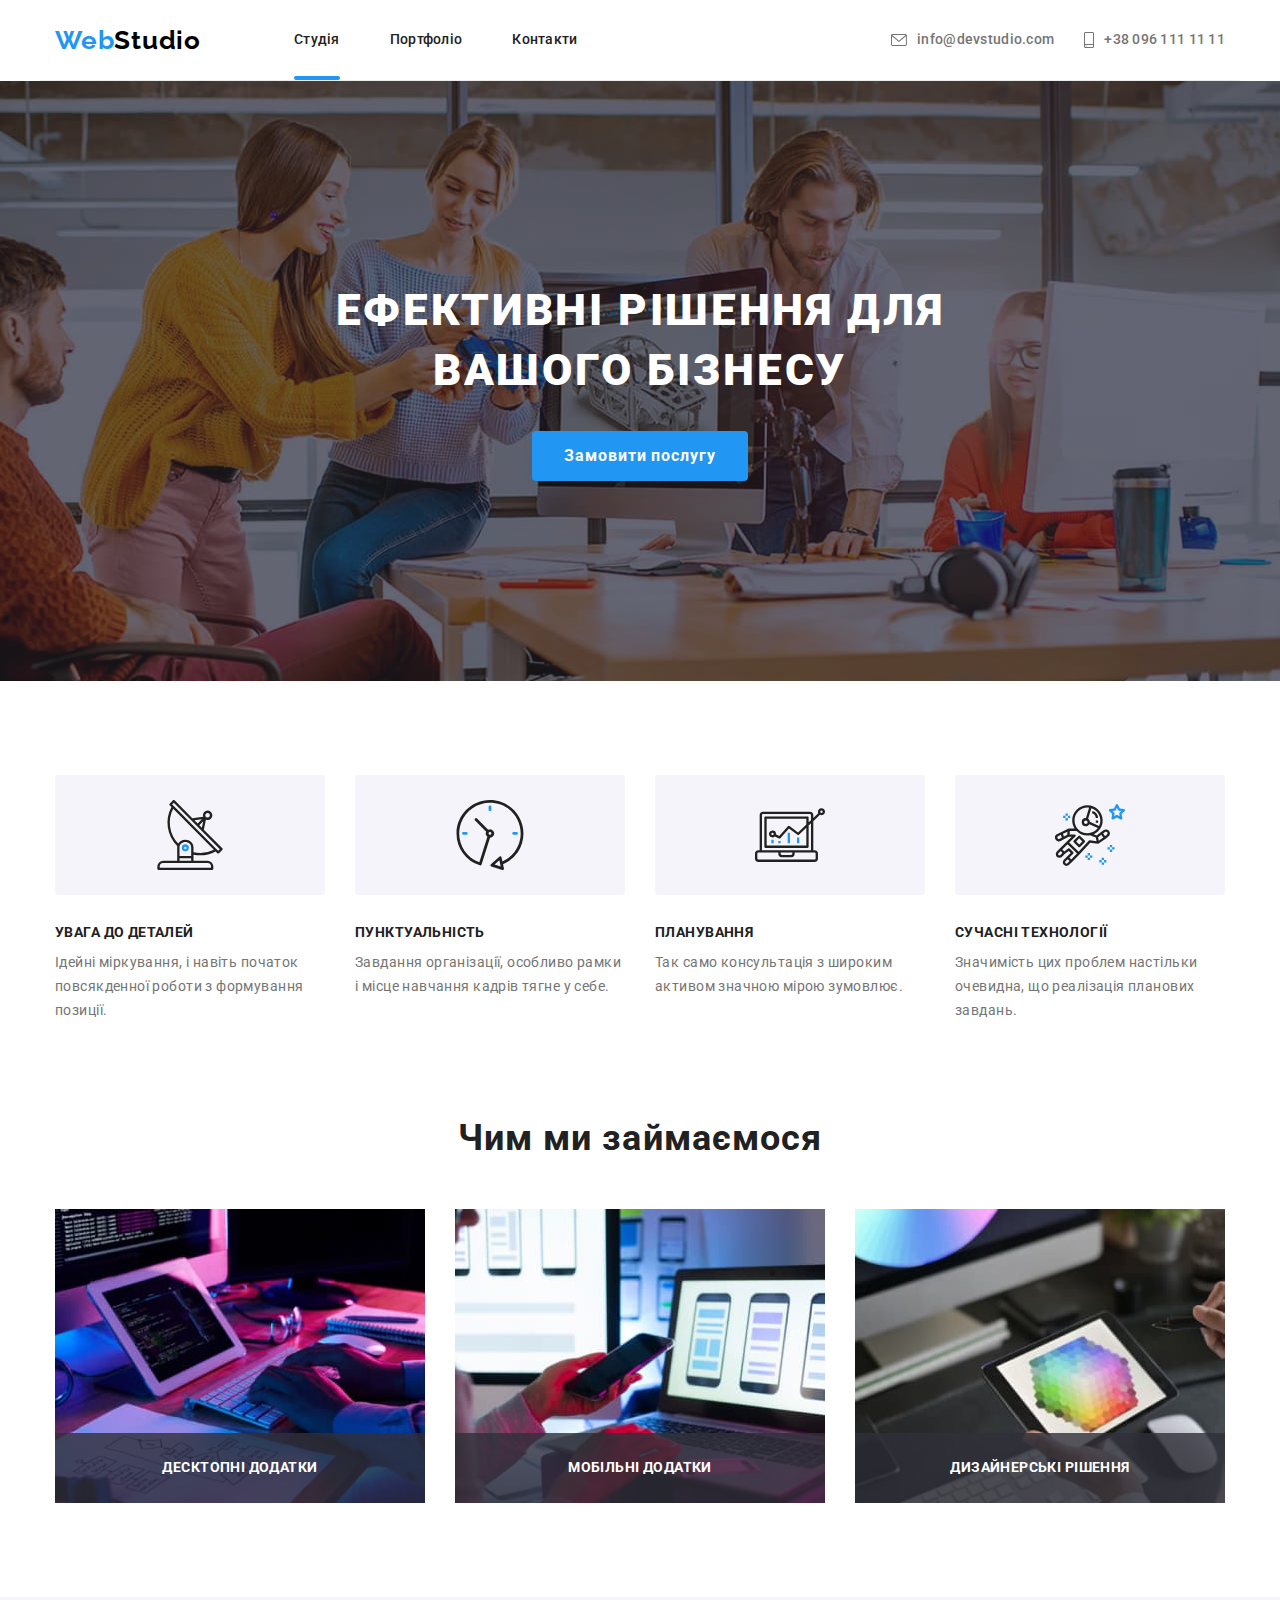
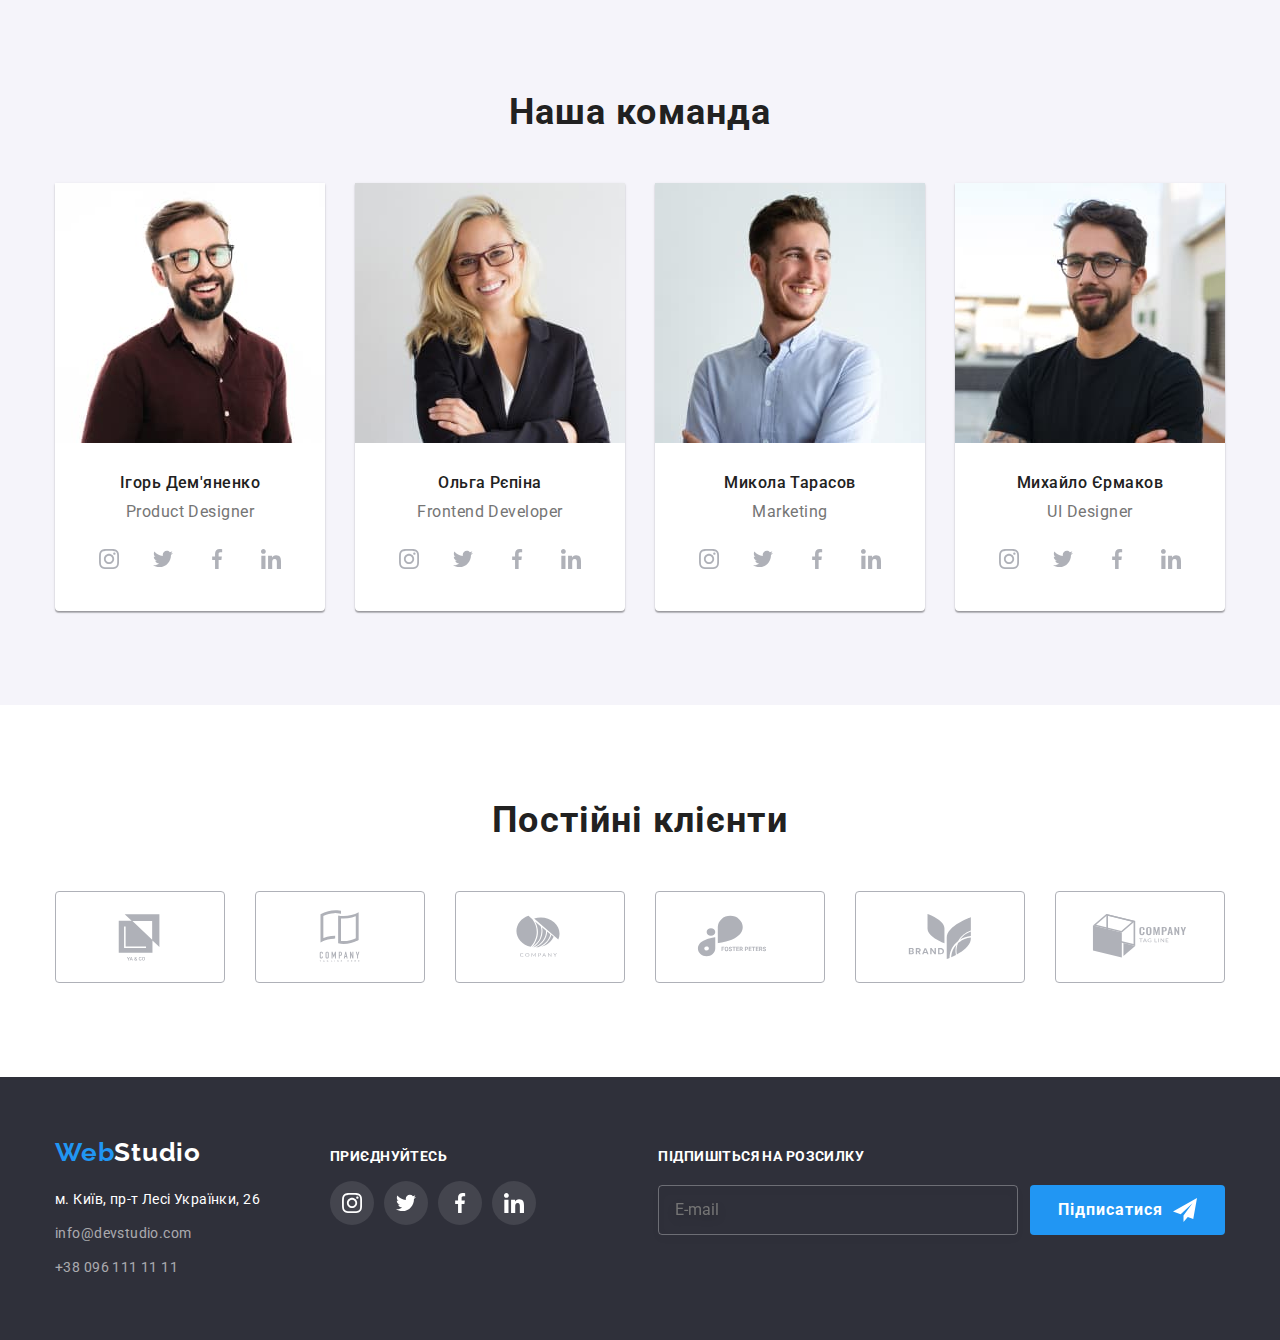
<file: index.html>
<!DOCTYPE html>
<html lang="ru">
  <head>
    <meta charset="UTF-8" />
    <meta http-equiv="X-UA-Compatible" content="IE=edge" />
    <meta name="viewport" content="width=device-width, initial-scale=1.0" />
    <title>Студія</title>
    <link
      href="https://fonts.googleapis.com/css2?family=Raleway:wght@700&family=Roboto:wght@400;500;700;900&display=swap"
      rel="stylesheet"
    />
    <link
      rel="stylesheet"
      href="https://cdnjs.cloudflare.com/ajax/libs/modern-normalize/1.1.0/modern-normalize.min.css"
    />
    <link rel="stylesheet" href="./css/main.min.css" />   
   
  </head>

  <body>
    <!-- Шапка сайта -->

    <header class="header">
      <div class="header__container container">
        <a class="header__logo logo" href="./index.html"
          ><span class="header__logo header__logo--accent">Web</span>Studio</a
        >

        <nav class="nav">
          <ul class="nav__list list">
            <li class="nav__item">
              <a class="nav__link nav__link--current header__link" href="">Студія</a>
            </li>
            <li class="nav__item">
              <a class="nav__link header__link" href="./portfolio.html">Портфоліо</a>
            </li>
            <li class="nav__item">
              <a class="nav__link header__link" href="">Контакти</a>
            </li>
          </ul>
        </nav>

        <ul class="header__list">
          <li class="header__item">
            <a class="header__link" href="mailto:info@devstudio.com">
              <svg width="16" height="12" class="header__icon">
                <use href="./images/symbol-defs1.svg#icon-envelope"></use>
              </svg>
              info@devstudio.com
            </a>
          </li>
          <li class="header__item">
            <a class="header__link" href="tel:+380961111111">
              <svg width="10" height="16" class="header__icon">
                <use href="./images/symbol-defs1.svg#icon-smartphone"></use>
              </svg>
              +38 096 111 11 11
            </a>
          </li>
        </ul>
      </div>
    </header>

    <!-- Hero -->
    <main>
      <section class="hero section">
          <div class="hero__wrapper">
            <h1 class="hero__title">Ефективні рішення для вашого бізнесу</h1>
            <button class="hero__button button" type="button" data-modal-open>
              Замовити послугу
            </button>
          </div>
        
      </section>

      <!--  FEATURES-->
      <section class="features section">
        <div class="features__container container">
          <!--назвать Наши преимущества и потом СКРЫТЬ-->
          <h2 class="features__title features__title--visually-hidden title">Наши преимущества</h2>

          <ul class="features__card-set card-set list">
            <li class="features__card-item features__card-item--antenna card-item">
              <div class="features__about"></div>
              <h3 class="features__subtitle">УВАГА ДО ДЕТАЛЕЙ</h3>
              <p class="features__text">
                Ідейні міркування, і навіть початок повсякденної роботи з формування позиції.
              </p>
            </li>
            <li class="features__card-item features__card-item--clock card-item">
              <div class="features__about"></div>
              <h3 class="features__subtitle">ПУНКТУАЛЬНІСТЬ</h3>
              <p class="features__text">
                Завдання організації, особливо рамки і місце навчання кадрів тягне у себе.
              </p>
            </li>
            <li class="features__card-item features__card-item--planning card-item">
              <div class="features__about"></div>
              <h3 class="features__subtitle">ПЛАНУВАННЯ</h3>
              <p class="features__text">
                Так само консультація з широким активом значною мірою зумовлює.
              </p>
            </li>
            <li class="features__card-item features__card-item--astronaut card-item">
              <div class="features__about"></div>
              <h3 class="features__subtitle">СУЧАСНІ ТЕХНОЛОГІЇ</h3>
              <p class="features__text">
                Значимість цих проблем настільки очевидна, що реалізація планових завдань.
              </p>
            </li>
          </ul>
        </div>
      </section>

      <!-- Примеры работ -->

      <section class="example section">
        <div class="example__container container">
          <h2 class="example__title title">Чим ми займаємося</h2>
          <ul class="example__card-set card-set">
            <li class="example__card-item card-item">
              <img
                class="example__picture"
                src="./images/img1.jpg"
                alt="процес разработки сайта"
                width="370"
                height="294"
              />
              <div class="example__wrapper">
                <p class="example__text">Десктопні додатки</p>
              </div>
            </li>

            <li class="example__card-item card-item">
              <img
                class="example__picture"
                src="./images/img2.jpg"
                alt="дизайн для мобильних приложений"
                width="370"
                height="294"
              />
              <div class="example__wrapper">
                <p class="example__text">Мобільні додатки</p>
              </div>
            </li>
            <li class="example__card-item card-item">
              <img
                class="example__picture"
                src="./images/img3.jpg"
                alt="подбор цветовой гаммы"
                width="370"
                height="294"
              />
              <div class="example__wrapper">
                <p class="example__text">Дизайнерські рішення</p>
              </div>
            </li>
          </ul>
        </div>
      </section>

      <!-- TEAM -->
      <section class="team section">
        <div class="team__container container">
          <h2 class="team__title title">Наша команда</h2>
          <ul class="team__card-set card-set">
            <li class="team__card-item card-item">
              <img
                class="team__img"
                src="./images/img4.jpg"
                alt="сотрудник компании Игорь"
                width="270"
              />

              <div class="team__describtion">
                <h3 class="team__subtitle">Ігорь Дем'яненко</h3>
                <p class="team__text">Product Designer</p>

                <div class="social">
                  <ul class="social__list">
                    <li class="social__item">
                      <a href="" class="social__link">
                        <svg class="social__icon">
                          <use href="./images/symbol-defs1.svg#icon-instagram"></use>
                        </svg>
                      </a>
                    </li>
                    <li class="social__item">
                      <a href="" class="social__link">
                        <svg class="social__icon">
                          <use href="./images/symbol-defs1.svg#icon-twitter"></use>
                        </svg>
                      </a>
                    </li>
                    <li class="social__item">
                      <a href="" class="social__link">
                        <svg class="social__icon">
                          <use href="./images/symbol-defs1.svg#icon-facebook"></use>
                        </svg>
                      </a>
                    </li>
                    <li class="social__item">
                      <a href="" class="social__link">
                        <svg class="social__icon">
                          <use href="./images/symbol-defs1.svg#icon-linkedin"></use>
                        </svg>
                      </a>
                    </li>
                  </ul>
                </div>
              </div>
            </li>

            <li class="team__card-item card-item">
              <img
                class="team__img"
                src="./images/img5.jpg"
                alt="сотрудник компании Ольга"
                width="270"
              />

              <div class="team__describtion">
                <h3 class="team__subtitle">Ольга Рєпіна</h3>
                <p class="team__text">Frontend Developer</p>

                <div class="social">
                  <ul class="social__list">
                    <li class="social__item">
                      <a href="" class="social__link">
                        <svg class="social__icon">
                          <use href="./images/symbol-defs1.svg#icon-instagram"></use>
                        </svg>
                      </a>
                    </li>
                    <li class="social__item">
                      <a href="" class="social__link">
                        <svg class="social__icon">
                          <use href="./images/symbol-defs1.svg#icon-twitter"></use>
                        </svg>
                      </a>
                    </li>
                    <li class="social__item">
                      <a href="" class="social__link">
                        <svg class="social__icon">
                          <use href="./images/symbol-defs1.svg#icon-facebook"></use>
                        </svg>
                      </a>
                    </li>
                    <li class="social__item">
                      <a href="" class="social__link">
                        <svg class="social__icon">
                          <use href="./images/symbol-defs1.svg#icon-linkedin"></use>
                        </svg>
                      </a>
                    </li>
                  </ul>
                </div>
              </div>
            </li>

            <li class="team__card-item card-item">
              <img
                class="team__img"
                src="./images/img6.jpg"
                alt="сотрудник компании Николай"
                width="270"
              />
              <div class="team__describtion">
                <h3 class="team__subtitle">Микола Тарасов</h3>
                <p class="team__text">Marketing</p>

                <div class="social">
                  <ul class="social__list">
                    <li class="social__item">
                      <a href="" class="social__link">
                        <svg class="social__icon">
                          <use href="./images/symbol-defs1.svg#icon-instagram"></use>
                        </svg>
                      </a>
                    </li>
                    <li class="social__item">
                      <a href="" class="social__link">
                        <svg class="social__icon">
                          <use href="./images/symbol-defs1.svg#icon-twitter"></use>
                        </svg>
                      </a>
                    </li>
                    <li class="social__item">
                      <a href="" class="social__link">
                        <svg class="social__icon">
                          <use href="./images/symbol-defs1.svg#icon-facebook"></use>
                        </svg>
                      </a>
                    </li>
                    <li class="social__item">
                      <a href="" class="social__link">
                        <svg class="social__icon">
                          <use href="./images/symbol-defs1.svg#icon-linkedin"></use>
                        </svg>
                      </a>
                    </li>
                  </ul>
                </div>
              </div>
            </li>

            <li class="team__card-item card-item">
              <img
                class="team__img"
                src="./images/img7.jpg"
                alt="сотрудник компании Михаил"
                width="270"
              />

              <div class="team__describtion">
                <h3 class="team__subtitle">Михайло Єрмаков</h3>
                <p class="team__text">UI Designer</p>
                <div class="social">
                  <ul class="social__list">
                    <li class="social__item">
                      <a href="" class="social__link">
                        <svg class="social__icon">
                          <use href="./images/symbol-defs1.svg#icon-instagram"></use>
                        </svg>
                      </a>
                    </li>
                    <li class="social__item">
                      <a href="" class="social__link">
                        <svg class="social__icon">
                          <use href="./images/symbol-defs1.svg#icon-twitter"></use>
                        </svg>
                      </a>
                    </li>
                    <li class="social__item">
                      <a href="" class="social__link">
                        <svg class="social__icon">
                          <use href="./images/symbol-defs1.svg#icon-facebook"></use>
                        </svg>
                      </a>
                    </li>
                    <li class="social__item">
                      <a href="" class="social__link">
                        <svg class="social__icon">
                          <use href="./images/symbol-defs1.svg#icon-linkedin"></use>
                        </svg>
                      </a>
                    </li>
                  </ul>
                </div>
              </div>
            </li>
          </ul>
        </div>
      </section>

      <!-- CLIENTS -->

      <section class="clients section">
        <div class="clients__container container">
          <h2 class="clients__title title">Постійні клієнти</h2>
          <ul class="clients__card-set card-set">
            <li class="clients__card-item card-item">
              <a href="" class="clients__link">
                <svg class="clients__icon">
                  <use href="./images/symbol-defs1.svg#icon-client1"></use>
                </svg>
              </a>
            </li>
            <li class="clients__card-item card-item">
              <a href="" class="clients__link">
                <svg class="clients__icon">
                  <use href="./images/symbol-defs1.svg#icon-client2"></use>
                </svg>
              </a>
            </li>
            <li class="clients__card-item card-item">
              <a href="" class="clients__link">
                <svg class="clients__icon">
                  <use href="./images/symbol-defs1.svg#icon-client3"></use>
                </svg>
              </a>
            </li>
            <li class="clients__card-item card-item">
              <a href="" class="clients__link">
                <svg class="clients__icon">
                  <use href="./images/symbol-defs1.svg#icon-client4"></use>
                </svg>
              </a>
            </li>
            <li class="clients__card-item card-item">
              <a href="" class="clients__link">
                <svg class="clients__icon">
                  <use href="./images/symbol-defs1.svg#icon-client5"></use>
                </svg>
              </a>
            </li>
            <li class="clients__card-item card-item">
              <a href="" class="clients__link">
                <svg class="clients__icon">
                  <use href="./images/symbol-defs1.svg#icon-client6"></use>
                </svg>
              </a>
            </li>
          </ul>
        </div>
      </section>
    </main>
    <!-- Футер -->
    <footer class="footer">
      <div class="footer__container container">
        <div class="footer__box">
          <a href="./index.html" class="footer__logo logo"
            ><span class="footer__logo footer__logo--accent">Web</span>Studio</a
          >

          <!-- ADDRESS -->
          <address class="contacts">
            <ul class="contacts__list">
              <li class="contacts__item address">
                <a
                  class="address__link "
                  href="https://www.google.com.ua/maps"
                  target="_blank"
                  rel="noopener noreferrer"
                  >м. Київ, пр-т Лесі Українки, 26</a
                >
              </li>
              <li class="contacts__item">
                <a class="contacts__link" href="mailto:info@devstudio.com"
                  >info@devstudio.com</a
                >
              </li>
              <li class="contacts__item">
                <a class="contacts__link" href="tel:+380961111111">+38 096 111 11 11</a>
              </li>
            </ul>
          </address>
        </div>
        <!-- SOCIAL LINKS FOOTER -->
        <div class="social social--footer">
          <h3 class="social__title social__title--footer title">приєднуйтесь</h3>

          <ul class="social__list">
            <li class="social__item">
              <a href="" class="social__link social__link--footer">
                <svg class="social__icon social__icon--footer">
                  <use href="./images/symbol-defs1.svg#icon-instagram"></use>
                </svg>
              </a>
            </li>
            <li class="social__item">
              <a href="" class="social__link social__link--footer">
                <svg class="social__icon social__icon--footer">
                  <use href="./images/symbol-defs1.svg#icon-twitter"></use>
                </svg>
              </a>
            </li>
            <li class="social__item">
              <a href="" class="social__link social__link--footer">
                <svg class="social__icon social__icon--footer">
                  <use href="./images/symbol-defs1.svg#icon-facebook"></use>
                </svg>
              </a>
            </li>
            <li class="social__item">
              <a href="" class="social__link social__link--footer">
                <svg class="social__icon social__icon--footer">
                  <use href="./images/symbol-defs1.svg#icon-linkedin"></use>
                </svg>
              </a>
            </li>
          </ul>
        </div>
        <!-- FORM FOOTER -->
        <div class="form">
          <h3 class="form__title form__title--footer">Підпишіться на розсилку</h3>
          <form class="form__email" name="signup_form">
            <label>
              <input type="email" name="user-email" placeholder="E-mail" class="form__label" />
            </label>

            <button type="submit" class="form__button form__button--footer button">
              Підписатися
              <svg class="form__icon form__icon--footer">
                <use href="./images/symbol-defs1.svg#icon-send"></use>
              </svg>
            </button>
          </form>
        </div>
      </div>
    </footer>

    <!-- MODAL -->
    <div class="backdrop is-hidden" data-modal>
      <div class="modal">
        <button class="modal__button modal__button--close" type="button" data-modal-close>
          <svg class="modal__icon" width="18" height="18">
            <use href="./images/icons1.svg#icon-close-btn"></use>
          </svg>
        </button>

        <!-- MODAL FORM -->

        <form class="modal-form" name="client-form" autocomplete="off">
          <strong class="modal-form__title">Залиште свої дані, ми вам передзвонимо</strong>
          <div class="modal-form__group" role="group">
            <label class="modal-form__label"
              ><span class="modal-form__name">Ім'я</span>
              <span class="modal-form__wrapper">
                <input class="modal-form__input" type="text" name="user-name" />
                <svg class="modal-form__icon" width="18" height="18">
                  <use href="./images/icons1.svg#icon-person-form"></use>
                </svg>
              </span>
            </label>

            <label class="modal-form__label"
              ><span class="modal-form__name">Телефон</span>
              <span class="modal-form__wrapper">
                <input class="modal-form__input" type="tel" name="user-phone" />
                <svg class="modal-form__icon" width="18" height="18">
                  <use href="./images/icons1.svg#icon-phone-form"></use>
                </svg>
              </span>
            </label>

            <label class="modal-form__label"
              ><span class="modal-form__name"> Пошта</span>
              <span class="modal-form__wrapper">
                <input class="modal-form__input" type="email" name="user-email" />
                <svg class="modal-form__icon" width="18" height="18">
                  <use href="./images/icons1.svg#icon-email-form"></use>
                </svg>
              </span>
            </label>

            <label class="modal-form__label"
              ><span class="modal-form__name">Коментар</span>
              <textarea
                class="modal-form__feedback"
                name="user-feedback"
                rows="10"
                placeholder="Введіть текст"
              ></textarea>
            </label>
          </div>

          <label class="modal-form__checkbox checkbox">
            <input
              class="checkbox__input visually-hidden"
              type="checkbox"
              name="user-agreement"
              value="accept-policy"
            />
            <svg class="checkbox__icon" width="16" height="15">
              <use
                class="checkbox__icon checkbox__icon--uncheck"
                href="./images/icons1.svg#icon-cube"
              ></use>
              <use
                class="checkbox__icon checkbox__icon--check"
                href="./images/icons1.svg#icon-icon-check"
              ></use>
            </svg>
            <span class="checkbox__describtion"
              >Погоджуюся з розсилкою та приймаю
              <a href="" class="checkbox__link">Умови договору</a>
            </span>
          </label>

          <button type="submit" class="button button--submit">Відправити</button>
        </form>
      </div>
    </div>

    <script src="./js/modal.js"></script>
  </body>
</html>
</file>
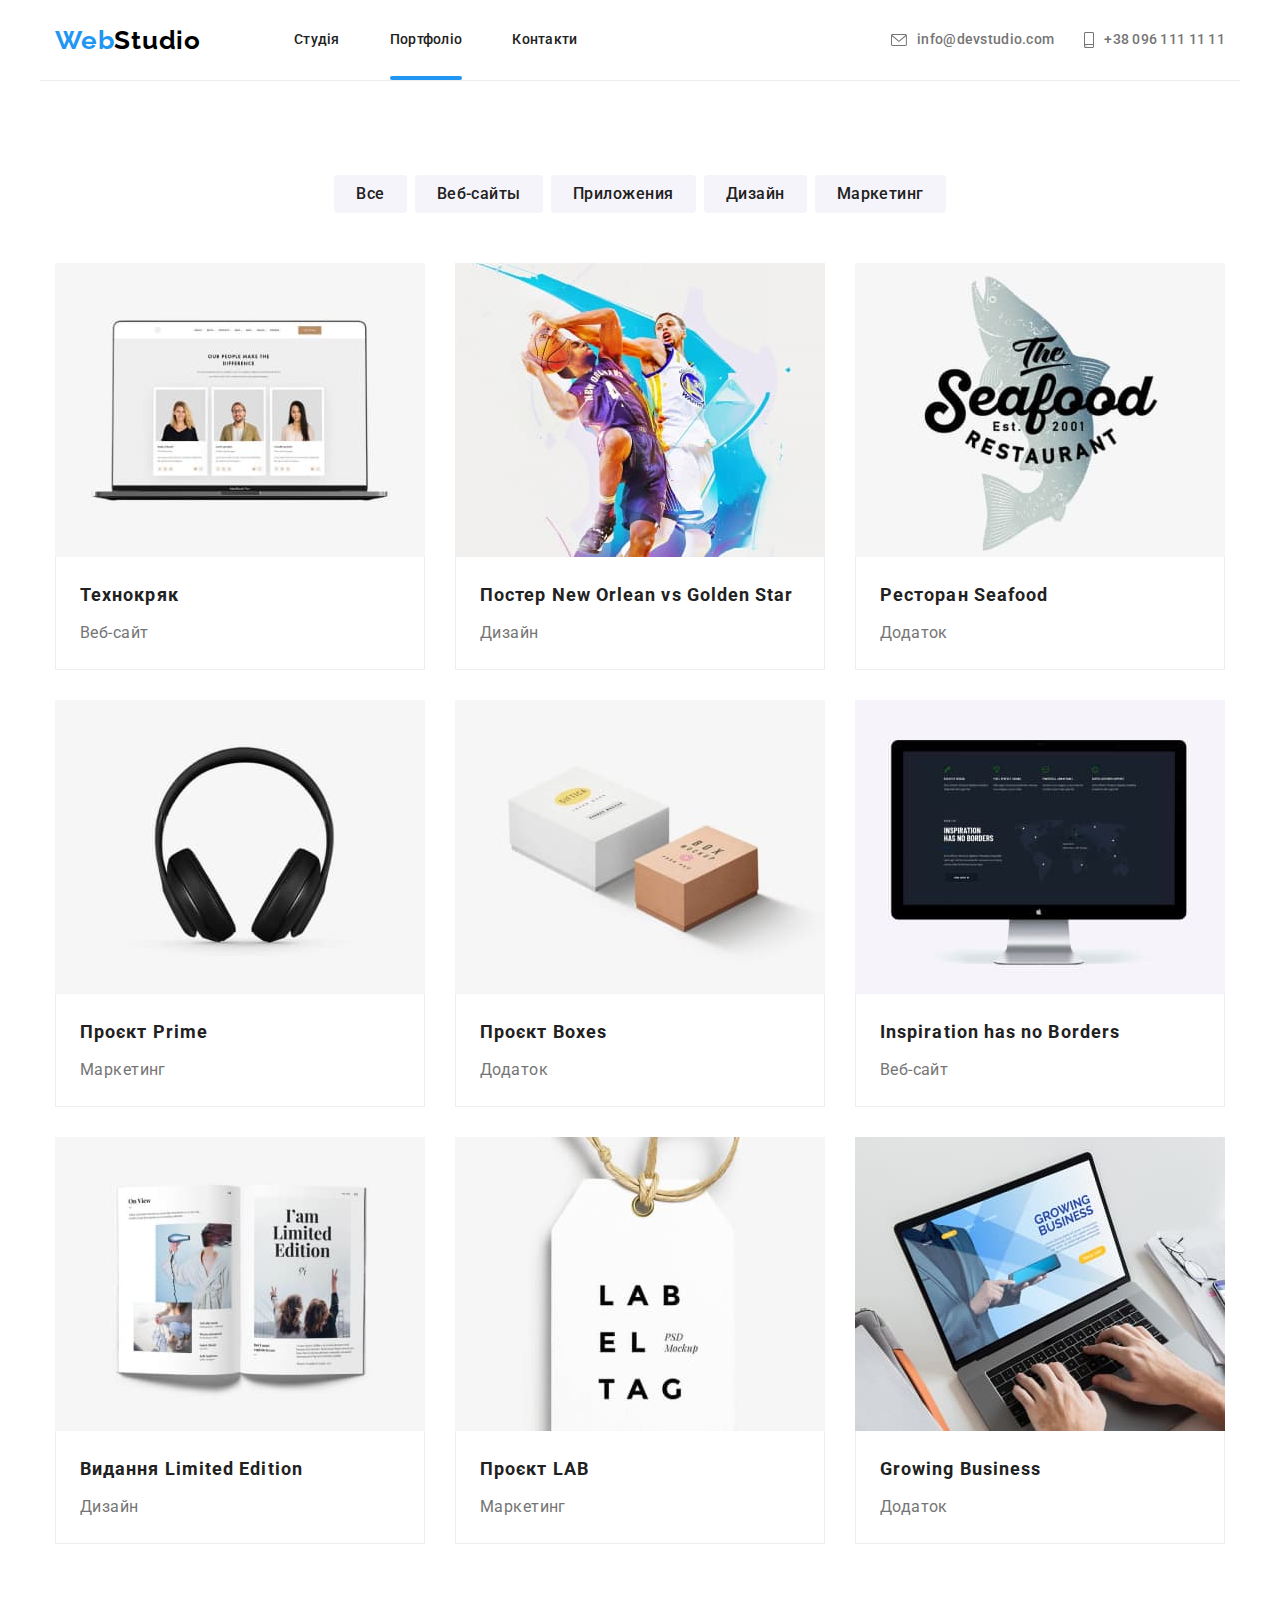
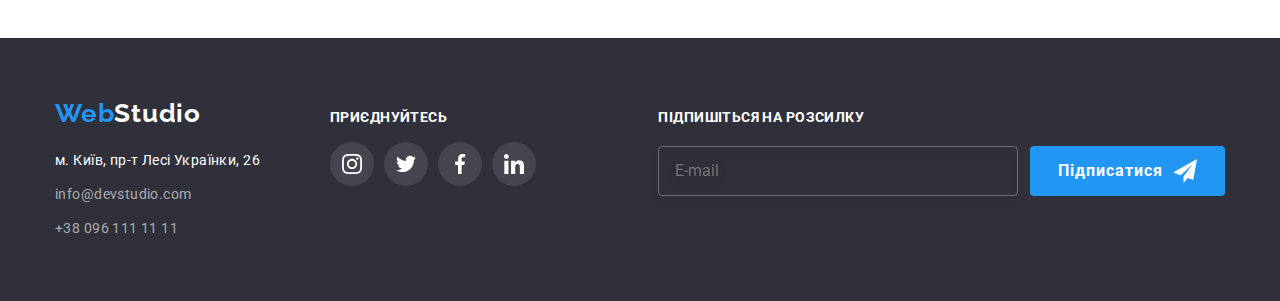
<file: portfolio.html>
<!DOCTYPE html>
<html lang="ru">
  <head>
    <meta charset="UTF-8" />
    <meta http-equiv="X-UA-Compatible" content="IE=edge" />
    <meta name="viewport" content="width=device-width, initial-scale=1.0" />
    <title>Портфоліо</title>
    <link
      href="https://fonts.googleapis.com/css2?family=Raleway:wght@700&family=Roboto:wght@400;500;700;900&display=swap"
      rel="stylesheet"
    />
    <link
      rel="stylesheet"
      href="https://cdnjs.cloudflare.com/ajax/libs/modern-normalize/1.1.0/modern-normalize.min.css"
    />
    <link rel="stylesheet" href="./css/main.min.css" />
    
  </head>

  <body>
    <!-- Шапка сайта -->

    <header class="header">
      <div class="header__container container">
        <a class="header__logo logo" href="./index.html"
          ><span class="header__logo header__logo--accent">Web</span>Studio</a
        >

        <nav class="nav">
          <ul class="nav__list">
            <li class="nav__item">
              <a class="nav__link header__link" href="./index.html">Студія</a>
            </li>
            <li class="nav__item">
              <a class="nav__link nav__link--current header__link" href="">Портфоліо</a>
            </li>
            <li class="nav__item">
              <a class="nav__link header__link" href="">Контакти</a>
            </li>
          </ul>
        </nav>

        <ul class="header__list">
          <li class="header__item">
            <a class="header__link" href="mailto:info@devstudio.com">
              <svg width="16" height="12" class="header__icon">
                <use href="./images/symbol-defs1.svg#icon-envelope"></use>
              </svg>
              info@devstudio.com
            </a>
          </li>
          <li class="header__item">
            <a class="header__link" href="tel:+380961111111">
              <svg width="10" height="16" class="header__icon">
                <use href="./images/symbol-defs1.svg#icon-smartphone"></use>
              </svg>
              +38 096 111 11 11
            </a>
          </li>
        </ul>
      </div>
    </header>
    <main>
      <!-- фильтр-навигация по портфолио -->
      <section class="filter section">
        <div class="filter__container container">
          <h1 class="fitler__title filter__title--visually-hidden">галерея робіт</h1>
          <ul class="filter__list">
            <li class="filter__item">
              <button type="button" class="filter__button button">Все</button>
            </li>
            <li class="filter__item">
              <button type="button" class="filter__button button">Веб-сайты</button>
            </li>
            <li class="filter__item">
              <button type="button" class="filter__button button">Приложения</button>
            </li>
            <li class="filter__item">
              <button type="button" class="filter__button button">Дизайн</button>
            </li>
            <li class="filter__item">
              <button type="button" class="filter__button button">Маркетинг</button>
            </li>
          </ul>

          <ul class="portfolio card-set">
            <li class="portfolio__item card-item">
              <a href="" class="portfolio__link">
                <div class="portolio__wrapper">
                  <img
                    src="./images/img8.jpg"
                    alt="Сайт технокряк на мониторе ноутбука"
                    width="370"
                  />
                  <div class="portolio__overlay">
                    <p class="portolio__text">
                      Ресурс пропонує комплексні пропозиції з різним рівнем функціоналу та сервісів.
                      Все це дозволить відвідувачу отримати вичерпні відомості про компанію чи
                      приватну особу.
                    </p>
                  </div>
                </div>
                <div class="portfolio__about">
                  <h2 class="portfolio__title">Технокряк</h2>
                  <p class="portfolio__describtion">Веб-сайт</p>
                </div>
              </a>
            </li>

            <li class="portfolio__item card-item">
              <a href="" class="portfolio__link">
                <div class="portolio__wrapper">
                  <img
                    class="pic"
                    src="./images/img9.jpg"
                    alt="Два боскетболиста с мячем на постере"
                    width="370"
                  />
                  <div class="portolio__overlay">
                    <p class="portolio__text">
                      Ресурс пропонує комплексні пропозиції з різним рівнем функціоналу та сервісів.
                      Все це дозволить відвідувачу отримати вичерпні відомості про компанію чи
                      приватну особу.
                    </p>
                  </div>
                </div>
                <div class="portfolio__about">
                  <h2 class="portfolio__title">Постер New Orlean vs Golden Star</h2>
                  <p class="portfolio__describtion">Дизайн</p>
                </div>
              </a>
            </li>
            <li class="portfolio__item card-item">
              <a href="" class="portfolio__link">
                <div class="portolio__wrapper">
                  <img
                    class="pic"
                    src="./images/img10.jpg"
                    alt="Логотип Ресторана Seafood"
                    width="370"
                  />
                  <div class="portolio__overlay">
                    <p class="portolio__text">
                      Ресурс пропонує комплексні пропозиції з різним рівнем функціоналу та сервісів.
                      Все це дозволить відвідувачу отримати вичерпні відомості про компанію чи
                      приватну особу.
                    </p>
                  </div>
                </div>
                <div class="portfolio__about">
                  <h2 class="portfolio__title">Ресторан Seafood</h2>
                  <p class="portfolio__describtion">Додаток</p>
                </div>
              </a>
            </li>
            <li class="portfolio__item card-item">
              <a href="" class="portfolio__link">
                <div class="portolio__wrapper">
                  <img class="pic" src="./images/img11.jpg" alt="Наушники" width="370" />
                  <div class="portolio__overlay">
                    <p class="portolio__text">
                      Ресурс пропонує комплексні пропозиції з різним рівнем функціоналу та сервісів.
                      Все це дозволить відвідувачу отримати вичерпні відомості про компанію чи
                      приватну особу.
                    </p>
                  </div>
                </div>
                <div class="portfolio__about">
                  <h2 class="portfolio__title">Проєкт Prime</h2>
                  <p class="portfolio__describtion">Маркетинг</p>
                </div>
              </a>
            </li>
            <li class="portfolio__item card-item">
              <a href="" class="portfolio__link">
                <div class="portolio__wrapper">
                  <img class="pic" src="./images/img12.jpg" alt="Пример коробок" width="370" />
                  <div class="portolio__overlay">
                    <p class="portolio__text">
                      Ресурс пропонує комплексні пропозиції з різним рівнем функціоналу та сервісів.
                      Все це дозволить відвідувачу отримати вичерпні відомості про компанію чи
                      приватну особу.
                    </p>
                  </div>
                </div>
                <div class="portfolio__about">
                  <h2 class="portfolio__title">Проєкт Boxes</h2>
                  <p class="portfolio__describtion">Додаток</p>
                </div>
              </a>
            </li>
            <li class="portfolio__item card-item">
              <a href="" class="portfolio__link">
                <div class="portolio__wrapper">
                  <img class="pic" src="./images/img13.jpg" alt="Сайт на мониторе" width="370" />
                  <div class="portolio__overlay">
                    <p class="portolio__text">
                      Ресурс пропонує комплексні пропозиції з різним рівнем функціоналу та сервісів.
                      Все це дозволить відвідувачу отримати вичерпні відомості про компанію чи
                      приватну особу.
                    </p>
                  </div>
                </div>

                <div class="portfolio__about">
                  <h2 class="portfolio__title">Inspiration has no Borders</h2>
                  <p class="portfolio__describtion">Веб-сайт</p>
                </div>
              </a>
            </li>
            <li class="portfolio__item card-item">
              <a href="" class="portfolio__link">
                <div class="portolio__wrapper">
                  <img class="pic" src="./images/img14.jpg" alt="Разворот журнала" width="370" />
                  <div class="portolio__overlay">
                    <p class="portolio__text">
                      Ресурс пропонує комплексні пропозиції з різним рівнем функціоналу та сервісів.
                      Все це дозволить відвідувачу отримати вичерпні відомості про компанію чи
                      приватну особу.
                    </p>
                  </div>
                </div>
                <div class="portfolio__about">
                  <h2 class="portfolio__title">Видання Limited Edition</h2>
                  <p class="portfolio__describtion">Дизайн</p>
                </div>
              </a>
            </li>
            <li class="portfolio__item card-item">
              <a href="" class="portfolio__link">
                <div class="portolio__wrapper">
                  <img
                    class="pic"
                    src="./images/img15.jpg"
                    alt="Пример бирки для одежды"
                    width="370"
                  />
                  <div class="portolio__overlay">
                    <p class="portolio__text">
                      Ресурс пропонує комплексні пропозиції з різним рівнем функціоналу та сервісів.
                      Все це дозволить відвідувачу отримати вичерпні відомості про компанію чи
                      приватну особу.
                    </p>
                  </div>
                </div>

                <div class="portfolio__about">
                  <h2 class="portfolio__title">Проєкт LAB</h2>
                  <p class="portfolio__describtion">Маркетинг</p>
                </div>
              </a>
            </li>
            <li class="portfolio__item card-item">
              <a href="" class="portfolio__link">
                <div class="portolio__wrapper">
                  <img class="pic" src="./images/img16.jpg" alt="Ноутбук с сайтом" width="370" />
                  <div class="portolio__overlay">
                    <p class="portolio__text">
                      Ресурс пропонує комплексні пропозиції з різним рівнем функціоналу та сервісів.
                      Все це дозволить відвідувачу отримати вичерпні відомості про компанію чи
                      приватну особу.
                    </p>
                  </div>
                </div>

                <div class="portfolio__about">
                  <h2 class="portfolio__title">Growing Business</h2>
                  <p class="portfolio__describtion">Додаток</p>
                </div>
              </a>
            </li>
          </ul>
        </div>
      </section>
    </main>
    <!-- Футер -->
    <footer class="footer">
      <div class="footer__container container">
        <div class="footer__box">
          <a href="./index.html" class="footer__logo logo"
            ><span class="footer__logo footer__logo--accent">Web</span>Studio</a
          >

          <!-- ADDRESS -->
          <address class="contacts" >
            <ul class="contacts__list">
              <li class="contacts__item address">
                <a
                  class="address__link"
                  href="https://www.google.com.ua/maps"
                  target="_blank"
                  rel="noopener noreferrer"
                  >м. Київ, пр-т Лесі Українки, 26</a
                >
              </li>
              <li class="contacts__item">
                <a class="contacts__link" href="mailto:info@devstudio.com"
                  >info@devstudio.com</a
                >
              </li>
              <li class="contacts__item">
                <a class="contacts__link" href="tel:+380961111111">+38 096 111 11 11</a>
              </li>
            </ul>
          </address>
        </div>
        <!-- SOCIAL LINKS FOOTER -->
        <div class="social social--footer">
          <h3 class="social__title social__title--footer title">приєднуйтесь</h3>

          <ul class="social__list">
            <li class="social__item">
              <a href="" class="social__link social__link--footer">
                <svg class="social__icon social__icon--footer">
                  <use href="./images/symbol-defs1.svg#icon-instagram"></use>
                </svg>
              </a>
            </li>
            <li class="social__item">
              <a href="" class="social__link social__link--footer">
                <svg class="social__icon social__icon--footer">
                  <use href="./images/symbol-defs1.svg#icon-twitter"></use>
                </svg>
              </a>
            </li>
            <li class="social__item">
              <a href="" class="social__link social__link--footer">
                <svg class="social__icon social__icon--footer">
                  <use href="./images/symbol-defs1.svg#icon-facebook"></use>
                </svg>
              </a>
            </li>
            <li class="social__item">
              <a href="" class="social__link social__link--footer">
                <svg class="social__icon social__icon--footer">
                  <use href="./images/symbol-defs1.svg#icon-linkedin"></use>
                </svg>
              </a>
            </li>
          </ul>
        </div>
        <!-- FORM FOOTER -->
        <div class="form">
          <h3 class="form__title form__title--footer">Підпишіться на розсилку</h3>
          <form class="form__email" name="signup_form">
            <label>
              <input type="email" name="user-email" placeholder="E-mail" class="form__label" />
            </label>

            <button type="submit" class="form__button form__button--footer button">
              Підписатися
              <svg class="form__icon form__icon--footer">
                <use href="./images/symbol-defs1.svg#icon-send"></use>
              </svg>
            </button>
          </form>
        </div>
      </div>
    </footer>
  </body>
</html>
</file>
<file: css/main.min.css>
:root{--primary-text-color: #757575;--title-text-color: #212121;--logo-title-color: #000000;--accent-color: #2196f3;--button-color: #ffffff;--button-bcr-color: #f5f4fa;--button-hover-color: #188ce8;--hero-bcr-color: #c4c4c4;--footer-text-color: rgba(255, 255, 255, 0.6);--footer-bcr-color: #2f303a;--hero-gradient: rgba(47, 48, 58, 0.4);--icon-fii: #afb1b8;--card-gap: 30px;--card-item: 3;--transition: 250ms cubic-bezier(0.4, 0, 0.2, 1)}.visually-hidden{position:absolute;white-space:nowrap;width:1px;height:1px;overflow:hidden;border:0;padding:0;clip:rect(0 0 0 0);-webkit-clip-path:inset(50%);clip-path:inset(50%);margin:-1px}.portfolio__link,.clients__link,.header__link,.social__link,.contacts__link,.nav__link{text-decoration:none;color:currentColor}.portfolio,.filter__list,.clients__card-set,.team__card-item,.example__card-item,.header__list,ul{list-style:none}h1,h2,h3,h4,p,ul{margin:0}ul{padding:0}img{display:block;max-width:100%;height:auto}body{font-family:Roboto,sans-serif;font-size:14px;line-height:1.71;letter-spacing:.03em;background-color:var(--button-color);color:var(--primary-text-color)}.section{padding-top:94px;padding-bottom:94px}.container{width:1200px;padding-left:15px;padding-right:15px;margin-top:0;margin-bottom:0;margin-left:auto;margin-right:auto}.card-set{display:-webkit-box;display:-ms-flexbox;display:flex;-ms-flex-wrap:wrap;flex-wrap:wrap;gap:var(--card-gap)}.card-item{-ms-flex-preferred-size:calc((100% - (var(--card-item) - 1)*var(--card-gap))/var(--card-item));flex-basis:calc((100% - (var(--card-item) - 1)*var(--card-gap))/var(--card-item))}.title{font-weight:700;font-size:36px;line-height:1.17;letter-spacing:.03em;text-align:center;color:var(--title-text-color)}.nav{display:-webkit-box;display:-ms-flexbox;display:flex;-webkit-box-align:center;-ms-flex-align:center;align-items:center}.nav__list{display:-webkit-box;display:-ms-flexbox;display:flex;-webkit-box-align:center;-ms-flex-align:center;align-items:center;gap:50px}.nav__link{position:relative;color:var(--title-text-color)}.nav__link--current::after{content:"";position:absolute;background-color:#2196f3;border-radius:2px;width:100%;height:4px;left:0;bottom:0}.logo{font-family:Raleway,cursive;font-weight:700;font-size:26px;line-height:1.19;letter-spacing:.03em;margin-right:93px;color:var(--logo-title-color);text-decoration:none}.button{display:inline-block;text-align:center;font-family:inherit;font-weight:700;font-size:16px;line-height:1.88;letter-spacing:.06em;cursor:pointer;border:rgba(0,0,0,0);border-radius:4px;color:var(--button-color);background-color:var(--accent-color);-webkit-transition:background-color var(--transition);transition:background-color var(--transition)}.button:hover,.button:focus{background-color:var(--button-hover-color);-webkit-box-shadow:0px 4px 4px rgba(0,0,0,.15);box-shadow:0px 4px 4px rgba(0,0,0,.15)}.button--submit{display:-webkit-inline-box;display:-ms-inline-flexbox;display:inline-flex;-webkit-box-align:center;-ms-flex-align:center;align-items:center;width:200px;padding-top:10px;padding-bottom:10px;padding-right:52px;padding-left:52px}.contacts__item{text-decoration:none;font-style:normal;font-weight:400;font-size:14px;line-height:1.71;letter-spacing:.03em;color:var(--footer-text-color);margin-left:0;-webkit-transition:color var(--transition);transition:color var(--transition)}.contacts__item:not(:last-child){margin-bottom:10px}.contacts__link{-webkit-transition:color var(--transition);transition:color var(--transition)}.contacts__link:hover,.contacts__link:focus{color:var(--accent-color)}.contacts__list{display:block;margin-top:20px}.address__link{color:var(--button-color);-webkit-transition:color var(--transition);transition:color var(--transition);text-decoration:none}.address__link:hover,.address__link:focus{color:var(--accent-color)}.social__list{display:-webkit-box;display:-ms-flexbox;display:flex;-webkit-box-pack:center;-ms-flex-pack:center;justify-content:center;-webkit-box-align:center;-ms-flex-align:center;align-items:center;gap:10px;margin-top:16px}.social__link{display:-webkit-box;display:-ms-flexbox;display:flex;-webkit-box-pack:center;-ms-flex-pack:center;justify-content:center;-webkit-box-align:center;-ms-flex-align:center;align-items:center;width:44px;height:44px;border:none;background-color:var(--button-color);background-repeat:no-repeat;background-position:50% 50%;border-radius:50%;background-size:contain;color:var(--icon-fii);-webkit-transition:color var(--transition),background-color var(--transition);transition:color var(--transition),background-color var(--transition)}.social__link:hover,.social__link:focus{background-color:var(--accent-color);color:var(--button-color)}.social__link--footer{background-color:rgba(255,255,255,.1)}.social__link--footer:hover,.social__link--footer:focus{background-color:var(--accent-color);color:#fff}.social__icon{width:20px;height:20px;fill:currentColor}.social__icon--footer{fill:var(--button-color)}.social__title--footer{font-weight:700;font-size:14px;line-height:1.14;letter-spacing:.03em;text-transform:uppercase;text-align:left;color:var(--button-color)}.social--footer{display:-webkit-box;display:-ms-flexbox;display:flex;-webkit-box-pack:center;-ms-flex-pack:center;justify-content:center;-webkit-box-orient:vertical;-webkit-box-direction:normal;-ms-flex-direction:column;flex-direction:column}.form{display:-webkit-box;display:-ms-flexbox;display:flex;-webkit-box-pack:center;-ms-flex-pack:center;justify-content:center;-webkit-box-orient:vertical;-webkit-box-direction:normal;-ms-flex-direction:column;flex-direction:column;margin-left:auto;gap:20px}.form__title--footer{font-weight:700;font-size:14px;line-height:1.14;letter-spacing:.03em;text-transform:uppercase;text-align:left;color:var(--button-color)}.form__email{display:-webkit-box;display:-ms-flexbox;display:flex}.form__label{padding:15px 16px;width:360px;height:50px;margin-right:12px;font-size:16px;line-height:1.25;color:var(--footer-text-color);outline:none;background-color:rgba(0,0,0,0);border:1px solid rgba(255,255,255,.3);-webkit-filter:drop-shadow(0px 4px 4px rgba(0, 0, 0, 0.15));filter:drop-shadow(0px 4px 4px rgba(0, 0, 0, 0.15));border-radius:4px;-webkit-transition:border var(--transition);transition:border var(--transition)}.form__label:hover,.form__label:focus{border:1px solid var(--icon-fii)}.form__button--footer{display:-webkit-inline-box;display:-ms-inline-flexbox;display:inline-flex;-webkit-box-align:center;-ms-flex-align:center;align-items:center;padding:10px 28px}.form__icon--footer{fill:var(--button-color);width:24px;height:24px;margin-left:10px}.backdrop{position:fixed;top:0;left:0;width:100%;height:100%;background-color:rgba(0,0,0,.2);z-index:100;display:-webkit-box;display:-ms-flexbox;display:flex;-webkit-box-align:center;-ms-flex-align:center;align-items:center;-webkit-box-pack:center;-ms-flex-pack:center;justify-content:center;opacity:1;-webkit-transition:opacity var(--transition);transition:opacity var(--transition)}.backdrop.is-hidden{opacity:0;pointer-events:none;visibility:hidden}.backdrop.is-hidden .modal{-webkit-transform:translate(-50%, -50%) scale(0.9) rotate(50deg);transform:translate(-50%, -50%) scale(0.9) rotate(50deg)}.modal{position:absolute;top:50%;left:50%;padding:40px 40px;-webkit-transform:translate(-50%, -50%) scale(1) rotate(0);transform:translate(-50%, -50%) scale(1) rotate(0);width:528px;background:#fff;-webkit-box-shadow:0px 1px 3px rgba(0,0,0,.12),0px 1px 1px rgba(0,0,0,.14),0px 2px 1px rgba(0,0,0,.2);box-shadow:0px 1px 3px rgba(0,0,0,.12),0px 1px 1px rgba(0,0,0,.14),0px 2px 1px rgba(0,0,0,.2);border-radius:4px;opacity:1;-webkit-transition:visibility var(--transition),opacity 400ms ease-in-out 200ms,-webkit-transform var(--transition);transition:visibility var(--transition),opacity 400ms ease-in-out 200ms,-webkit-transform var(--transition);transition:transform var(--transition),visibility var(--transition),opacity 400ms ease-in-out 200ms;transition:transform var(--transition),visibility var(--transition),opacity 400ms ease-in-out 200ms,-webkit-transform var(--transition)}.modal__icon{fill:var(--logo-title-color);-webkit-transition:fill var(--transition);transition:fill var(--transition)}.modal__button--close{position:absolute;top:8px;right:8px;display:-webkit-box;display:-ms-flexbox;display:flex;-webkit-box-align:center;-ms-flex-align:center;align-items:center;-webkit-box-pack:center;-ms-flex-pack:center;justify-content:center;width:30px;height:30px;padding:0;border-radius:50%;background:rgba(0,0,0,0);border:1px solid rgba(0,0,0,.1);cursor:pointer}.modal__button--close:hover .modal__icon,.modal__button--close:focus .modal__icon{fill:var(--accent-color)}.modal-form{text-align:center}.modal-form__title{display:block;font-weight:700;font-size:20px;line-height:1.15;letter-spacing:.03em;text-align:center;color:var(--title-text-color)}.modal-form__group{margin-bottom:20px}.modal-form__label{display:block;margin-bottom:4px;text-align:left}.modal-form__label:not(:last-child){margin-bottom:10px}.modal-form__name{display:block;margin-bottom:4px;font-weight:400;font-size:12px;line-height:1.17;letter-spacing:.01em;color:var(--primary-text-color)}.modal-form__wrapper{position:relative}.modal-form__input{padding-top:12px;padding-left:42px;padding-bottom:12px;width:100%;height:40px;outline:rgba(0,0,0,0);background-color:rgba(0,0,0,0);border:1px solid rgba(33,33,33,.2);border-radius:4px;-webkit-transition:border var(--transition);transition:border var(--transition)}.modal-form__input:hover,.modal-form__input:focus{border:1px solid var(--accent-color)}.modal-form__input:focus-within+.modal-form__icon,.modal-form__input:hover+.modal-form__icon{fill:var(--accent-color)}.modal-form__feedback{display:block;resize:none;padding:12px 16px;height:120px;width:100%;outline:rgba(0,0,0,0);background-color:rgba(0,0,0,0);border:1px solid rgba(33,33,33,.2);border-radius:4px;-webkit-transition:border var(--transition);transition:border var(--transition)}.modal-form__feedback:hover,.modal-form__feedback:focus{border:1px solid var(--accent-color)}.modal-form__feedback:hover::-webkit-input-placeholder, .modal-form__feedback:focus::-webkit-input-placeholder{font-weight:400;font-size:12px;line-height:1.17;letter-spacing:.01em;color:rgba(117,117,117,.5)}.modal-form__feedback:hover::-moz-placeholder, .modal-form__feedback:focus::-moz-placeholder{font-weight:400;font-size:12px;line-height:1.17;letter-spacing:.01em;color:rgba(117,117,117,.5)}.modal-form__feedback:hover:-ms-input-placeholder, .modal-form__feedback:focus:-ms-input-placeholder{font-weight:400;font-size:12px;line-height:1.17;letter-spacing:.01em;color:rgba(117,117,117,.5)}.modal-form__feedback:hover::-ms-input-placeholder, .modal-form__feedback:focus::-ms-input-placeholder{font-weight:400;font-size:12px;line-height:1.17;letter-spacing:.01em;color:rgba(117,117,117,.5)}.modal-form__feedback:hover::placeholder,.modal-form__feedback:focus::placeholder{font-weight:400;font-size:12px;line-height:1.17;letter-spacing:.01em;color:rgba(117,117,117,.5)}.modal-form__icon{position:absolute;top:50%;left:12px;-webkit-transform:translateY(-50%);transform:translateY(-50%);-webkit-transition:fill var(--transition);transition:fill var(--transition)}.modal-form__checkbox{display:-webkit-box;display:-ms-flexbox;display:flex;-webkit-box-align:center;-ms-flex-align:center;align-items:center;-webkit-box-pack:center;-ms-flex-pack:center;justify-content:center;gap:8px;margin-bottom:30px;cursor:pointer}.checkbox__input{-webkit-user-select:none;-moz-user-select:none;-ms-user-select:none;user-select:none}.checkbox__input:checked+.checkbox__icon .checkbox__icon--uncheck{opacity:0;-webkit-transition:opacity var(--transition);transition:opacity var(--transition)}.checkbox__icon--check{opacity:0;-webkit-transition:opacity var(--transition);transition:opacity var(--transition)}.checkbox__input:checked+.checkbox__icon .checkbox__icon--check{opacity:1;-webkit-transition:opacity var(--transition);transition:opacity var(--transition)}.checkbox__input:hover+.checkbox__icon .checkbox__icon--uncheck,.checkbox__input:focus+.checkbox__icon .checkbox__icon--uncheck{fill:var(--accent-color);-webkit-transition:fill var(--transition);transition:fill var(--transition)}.checkbox__describtion{font-weight:400;font-size:14px;line-height:1.71;letter-spacing:.03em}.checkbox__link{text-decoration:underline;color:var(--accent-color);text-underline-position:under}.header{font-weight:500;font-size:14px;line-height:1.14;letter-spacing:.02em}.header__container{display:-webkit-box;display:-ms-flexbox;display:flex;-webkit-box-align:center;-ms-flex-align:center;align-items:center;border-bottom:1px solid #ececec}.header__logo--accent{color:var(--accent-color)}.header__link{display:-webkit-box;display:-ms-flexbox;display:flex;-webkit-box-align:center;-ms-flex-align:center;align-items:center;padding-top:32px;padding-bottom:32px;-webkit-transition:color var(--transition);transition:color var(--transition)}.header__link:hover,.header__link:focus{color:var(--accent-color)}.header__link:hover .header__icon,.header__link:focus .header__icon{fill:var(--accent-color)}.header__list{display:-webkit-box;display:-ms-flexbox;display:flex;-webkit-box-align:center;-ms-flex-align:center;align-items:center;margin-left:auto;gap:30px}.header__icon{fill:var(--primary-text-color);margin-right:10px;-webkit-transition:color var(--transition);transition:color var(--transition)}.hero{padding-top:200px;padding-bottom:200px;max-width:1600px;margin-left:auto;margin-right:auto;text-align:center;background-image:-webkit-gradient(linear, left top, right top, from(var(--hero-gradient)), to(var(--hero-gradient))),url("../images/hero.jpg");background-image:linear-gradient(to right, var(--hero-gradient), var(--hero-gradient)),url("../images/hero.jpg");background-color:var(--hero-bcr-color);background-repeat:no-repeat;background-size:cover;background-position:center}.hero__wrapper{display:-webkit-box;display:-ms-flexbox;display:flex;-webkit-box-pack:center;-ms-flex-pack:center;justify-content:center;-webkit-box-align:center;-ms-flex-align:center;align-items:center;-webkit-box-orient:vertical;-webkit-box-direction:normal;-ms-flex-direction:column;flex-direction:column}.hero__title{max-width:700px;margin-bottom:30px;font-weight:900;font-size:44px;line-height:1.36;letter-spacing:.06em;text-align:center;text-transform:uppercase;color:var(--button-color)}.hero__button{padding:10px 32px}.features__container{display:-webkit-box;display:-ms-flexbox;display:flex;-webkit-box-align:center;-ms-flex-align:center;align-items:center;-webkit-box-pack:justify;-ms-flex-pack:justify;justify-content:space-between}.features__title--visually-hidden{position:absolute;width:1px;height:1px;margin:-1px;border:0;padding:0;clip:rect(0 0 0 0);overflow:hidden}.features__subtitle{margin-bottom:10px;font-weight:700;font-size:14px;line-height:1.14;letter-spacing:.03em;text-transform:uppercase;color:var(--title-text-color)}.features.section{padding-bottom:0}.features__card-item{--card-item: 4}.features__card-item::before{display:block;content:"";width:270px;height:120px;margin-bottom:30px;background:#f5f4fa;border-radius:4px}.features__card-item--antenna::before{background-image:url("../images/antenna.svg");background-repeat:no-repeat;background-position:center}.features__card-item--clock::before{background-image:url("../images/clock.svg");background-repeat:no-repeat;background-position:center}.features__card-item--planning::before{background-image:url("../images/diagram.svg");background-repeat:no-repeat;background-position:center}.features__card-item--astronaut::before{background-image:url("../images/astronaut.svg");background-repeat:no-repeat;background-position:center}.example__title{margin-bottom:50px;margin-left:auto;margin-right:auto}.example__card-item{position:relative;--card-item: 3}.example__wrapper{position:absolute;left:0;bottom:0;width:100%;padding-top:27px;padding-bottom:27px;background:rgba(47,48,58,.8)}.example__text{text-align:center;text-transform:uppercase;font-weight:700;font-size:14px;line-height:1.14;letter-spacing:.03em;color:#fff}.team{background-color:#f5f4fa}.team__title{margin-bottom:50px}.team__card-item{--card-item: 4;background-color:#fff;text-align:center;-webkit-box-shadow:0px 1px 3px rgba(0,0,0,.12),0px 1px 1px rgba(0,0,0,.14),0px 2px 1px rgba(0,0,0,.2);box-shadow:0px 1px 3px rgba(0,0,0,.12),0px 1px 1px rgba(0,0,0,.14),0px 2px 1px rgba(0,0,0,.2);border-radius:0px 0px 4px 4px}.team__describtion{padding-top:30px;padding-bottom:30px}.team__subtitle{font-weight:500;font-size:16px;line-height:1.19;letter-spacing:.03em;margin-bottom:10px;color:var(--title-text-color)}.team__text{font-weight:400;font-size:16px;line-height:1.19;letter-spacing:.03em;color:var(--primary-text-color)}.clients__title{margin-bottom:50px}.clients__card-item{--card-item: 6}.clients__link{display:-webkit-box;display:-ms-flexbox;display:flex;-webkit-box-align:center;-ms-flex-align:center;align-items:center;-webkit-box-pack:center;-ms-flex-pack:center;justify-content:center;height:92px;color:var(--icon-fii);border:1px solid var(--icon-fii);border-radius:4px;-webkit-transition:color var(--transition);transition:color var(--transition)}.clients__link:hover,.clients__link:focus{color:var(--accent-color);border:1px solid var(--accent-color)}.clients__icon{width:106px;height:60px;fill:currentColor}.footer{padding-bottom:60px;padding-top:60px;background-color:var(--footer-bcr-color)}.footer__container{display:-webkit-box;display:-ms-flexbox;display:flex;-webkit-box-align:center;-ms-flex-align:center;align-items:center;-webkit-box-align:baseline;-ms-flex-align:baseline;align-items:baseline;gap:70px}.footer__logo{display:-webkit-box;display:-ms-flexbox;display:flex;color:var(--button-color);margin-right:0}.footer__logo--accent{color:var(--accent-color)}.filter__title--visually-hidden{position:absolute;width:1px;height:1px;margin:-1px;border:0;padding:0;clip:rect(0 0 0 0);overflow:hidden}.filter__list{display:-webkit-box;display:-ms-flexbox;display:flex;-webkit-box-pack:center;-ms-flex-pack:center;justify-content:center;margin-bottom:50px;gap:8px}.filter__item{display:block;padding-bottom:0;padding-top:0;margin-bottom:0}.filter__button{padding-top:6px;padding-right:22px;padding-left:22px;padding-bottom:6px;font-weight:500;font-size:16px;line-height:1.63;letter-spacing:.03em;color:var(--title-text-color);background-color:var(--button-bcr-color);-webkit-box-shadow:none;box-shadow:none;-webkit-transition:color var(--transition),background-color var(--transition),-webkit-box-shadow var(--transition);transition:color var(--transition),background-color var(--transition),-webkit-box-shadow var(--transition);transition:color var(--transition),background-color var(--transition),box-shadow var(--transition);transition:color var(--transition),background-color var(--transition),box-shadow var(--transition),-webkit-box-shadow var(--transition)}.filter__button:hover,.filter__button:focus,.filter__button:active{color:var(--button-color);background-color:var(--accent-color);-webkit-box-shadow:0px 3px 1px rgba(0,0,0,.1),0px 1px 2px rgba(0,0,0,.08),0px 2px 2px rgba(0,0,0,.12);box-shadow:0px 3px 1px rgba(0,0,0,.1),0px 1px 2px rgba(0,0,0,.08),0px 2px 2px rgba(0,0,0,.12)}.portfolio__item{--card-item: 3}.portfolio__link{display:block;background-color:var(--button-color);-webkit-transition:-webkit-box-shadow var(--transition);transition:-webkit-box-shadow var(--transition);transition:box-shadow var(--transition);transition:box-shadow var(--transition), -webkit-box-shadow var(--transition);overflow:hidden}.portfolio__link:hover,.portfolio__link:focus{-webkit-box-shadow:0px 1px 1px rgba(0,0,0,.12),0px 4px 4px rgba(0,0,0,.06),1px 4px 6px rgba(0,0,0,.16);box-shadow:0px 1px 1px rgba(0,0,0,.12),0px 4px 4px rgba(0,0,0,.06),1px 4px 6px rgba(0,0,0,.16)}.portfolio__link:hover .portolio__overlay,.portfolio__link:focus .portolio__overlay{-webkit-transform:translateY(0);transform:translateY(0);opacity:1}.portfolio__title{font-weight:700;font-size:18px;line-height:2;letter-spacing:.06em;margin-bottom:4px;color:var(--title-text-color)}.portfolio__describtion{font-size:16px;line-height:2;color:var(--primary-text-color)}.portfolio__about{padding-top:20px;padding-bottom:20px;padding-left:24px;padding-right:24px;border-bottom:1px solid #eee;border-left:1px solid #eee;border-right:1px solid #eee}.portolio__wrapper{position:relative;overflow:hidden}.portolio__overlay{position:absolute;top:0;left:0;width:100%;height:100%;display:-webkit-box;display:-ms-flexbox;display:flex;-webkit-box-pack:center;-ms-flex-pack:center;justify-content:center;text-align:justify;padding:63px 24px;background-color:rgba(33,150,243,.9);-webkit-transform:translateY(100%);transform:translateY(100%);-webkit-transition:-webkit-transform var(--transition);transition:-webkit-transform var(--transition);transition:transform var(--transition);transition:transform var(--transition), -webkit-transform var(--transition)}.portolio__text{font-weight:.03em;font-size:18px;line-height:1.56;letter-spacing:.03em;color:var(--button-color)}/*# sourceMappingURL=main.min.css.map */
</file>
